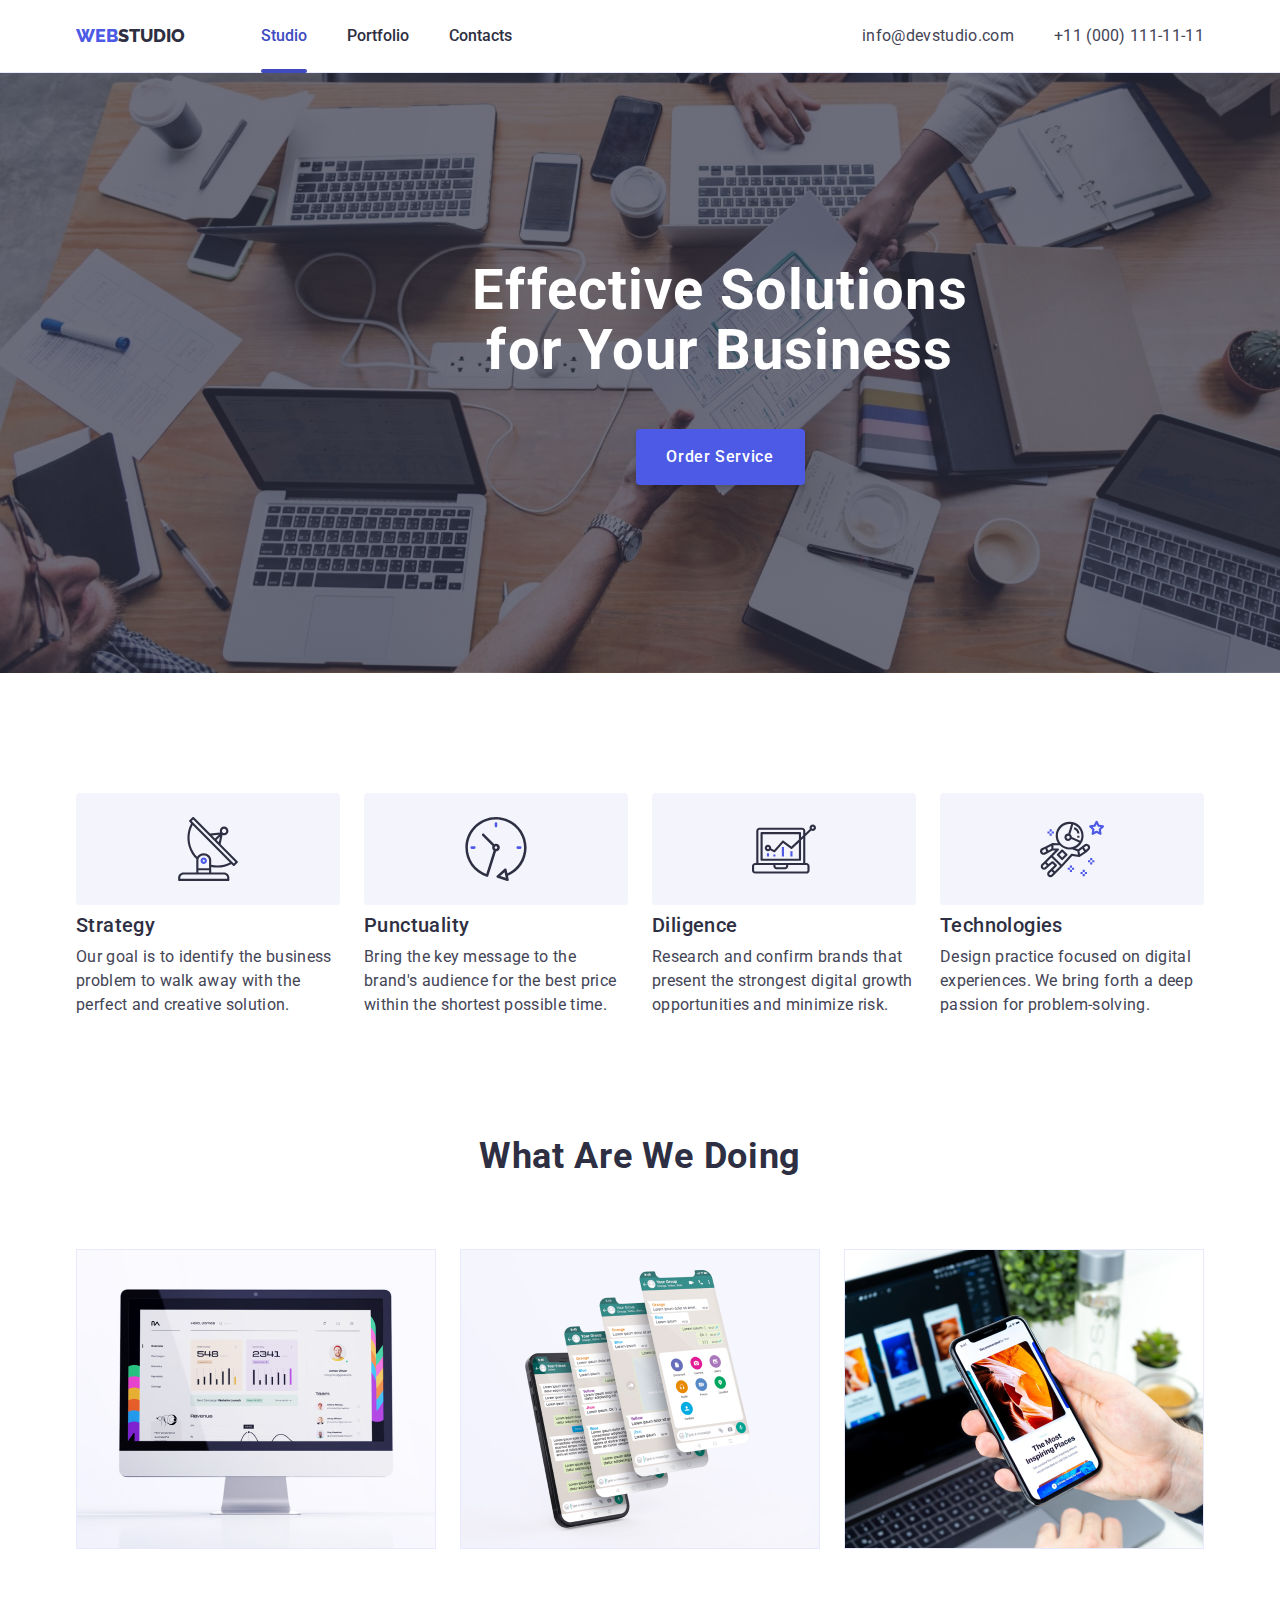
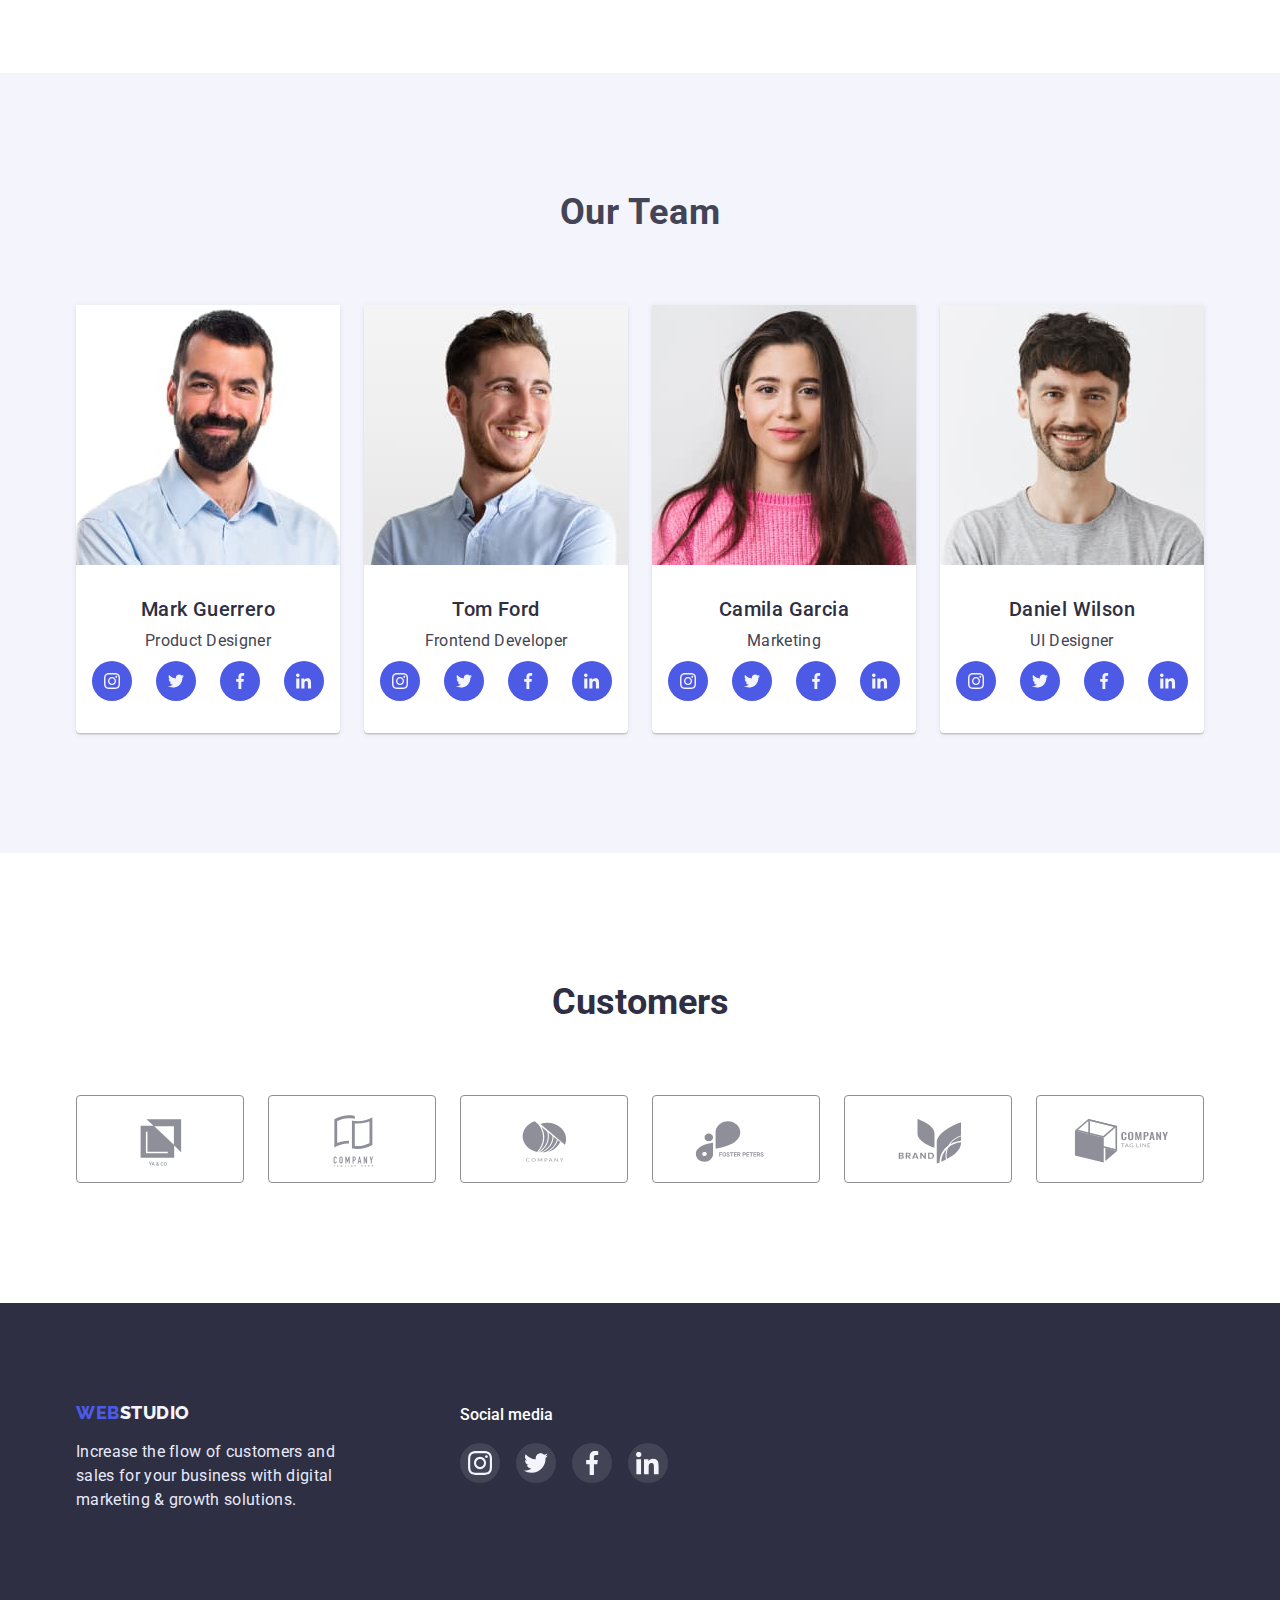
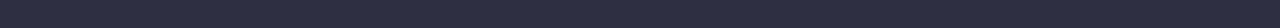
<file: index.html>
<!DOCTYPE html>
<html lang="en">
  <head>
    <meta charset="UTF-8" />
    <meta http-equiv="X-UA-Compatible" content="IE=edge" />
    <meta name="viewport" content="width=device-width, initial-scale=1.0" />
    <title>WebStudio</title>
    <link
      rel="stylesheet"
      href="https://cdnjs.cloudflare.com/ajax/libs/modern-normalize/1.1.0/modern-normalize.css"
      integrity="sha512-Y0MM+V6ymRKN2zStTqzQ227DWhhp4Mzdo6gnlRnuaNCbc+YN/ZH0sBCLTM4M0oSy9c9VKiCvd4Jk44aCLrNS5Q=="
      crossorigin="anonymous"
      referrerpolicy="no-referrer"
    />
    <link rel="stylesheet" href="./css/style.css" />
    <link rel="preconnect" href="https://fonts.googleapis.com" />
    <link rel="preconnect" href="https://fonts.gstatic.com" crossorigin />
    <link
      href="https://fonts.googleapis.com/css2?family=Raleway:wght@800&family=Roboto:wght@400;500;700;900&display=swap"
      rel="stylesheet"
    />
  </head>
  <body>
    <!-- Header -->
    <header class="header">
      <div class="container">
        <nav class="header-navigation">
          <a class="header-logo" href="./index.html"
            ><span class="span-logo">Web</span>Studio</a
          >
          <ul class="header-list">
            <li class="header-item">
              <a class="nav-link active" href="./index.html">Studio</a>
            </li>
            <li class="header-item">
              <a class="nav-link" href="./portfolio.html">Portfolio</a>
            </li>
            <li class="header-item">
              <a class="nav-link" href="">Contacts</a>
            </li>
          </ul>
        </nav>
        <address class="header-address">
          <ul class="header-list">
            <li class="header-item">
              <a class="header-mail" href="mailto:info@devstudio.com"
                >info@devstudio.com</a
              >
            </li>
            <li class="header-item">
              <a class="header-tel" href="tel:+110001111111"
                >+11 (000) 111-11-11</a
              >
            </li>
          </ul>
        </address>
      </div>
    </header>
    <!------------------------------ Main content -------------------->
    <main>
      <!------------------------------ Banner --------------------->
      <section class="banner">
        <div class="container">
          <h1 class="banner-title">Effective Solutions for Your Business</h1>
          <button class="banner-btn" data-modal-open type="button">
            Order Service
          </button>
        </div>
      </section>
      <!--------------------------- 4 Section------------------------>
      <section class="four-section">
        <div class="container">
          <h2 class="visually-hidden">everyday life</h2>
          <ul class="four-section-list">
            <li class="four-section-item">
              <div class="four-section-icon">
                <svg class="four-icon-svg" width="64px" height="64px">
                  <use href="./images/symbol-defs.svg#icon-antenna"></use>
                </svg>
              </div>
              <div class="list">
                <h3 class="four-section-title">Strategy</h3>
                <p class="four-section-text">
                  Our goal is to identify the business problem to walk away with
                  the perfect and creative solution.
                </p>
              </div>
            </li>

            <li class="four-section-item">
              <div class="four-section-icon">
                <svg class="four-icon-svg" width="64px" height="64px">
                  <use href="./images/symbol-defs.svg#icon-clock"></use>
                </svg>
              </div>

              <div class="list">
                <h3 class="four-section-title">Punctuality</h3>
                <p class="four-section-text">
                  Bring the key message to the brand's audience for the best
                  price within the shortest possible time.
                </p>
              </div>
            </li>

            <li class="four-section-item">
              <div class="four-section-icon">
                <svg class="four-icon-svg" width="64px" height="64px">
                  <use href="./images/symbol-defs.svg#icon-diagram"></use>
                </svg>
              </div>

              <div class="list">
                <h3 class="four-section-title">Diligence</h3>
                <p class="four-section-text">
                  Research and confirm brands that present the strongest digital
                  growth opportunities and minimize risk.
                </p>
              </div>
            </li>
            <li class="four-section-item">
              <div class="four-section-icon">
                <svg class="four-icon-svg" width="64px" height="64px">
                  <use href="./images/symbol-defs.svg#icon-astronaut"></use>
                </svg>
              </div>

              <div class="list">
                <h3 class="four-section-title">Technologies</h3>
                <p class="four-section-text">
                  Design practice focused on digital experiences. We bring forth
                  a deep passion for problem-solving.
                </p>
              </div>
            </li>
          </ul>
        </div>
      </section>
      <!------------------------What Are We Doing  ------------------->
      <section class="case">
        <div class="container">
          <h2 class="case-title">What are we doing</h2>
          <ul class="case-list">
            <li class="case-item">
              <img src="./images/macbook.jpg" alt="macbook" width="360" />
            </li>

            <li class="case-item">
              <img
                src="./images/app-on-phone.jpg"
                alt="app on phone"
                width="360"
              />
            </li>

            <li class="case-item">
              <img
                src="./images/mobile-sreen.jpg"
                alt="mobile screen"
                width="360"
              />
            </li>
          </ul>
        </div>
      </section>
      <!-------------------------- Our Team ------------------------->
      <section class="team">
        <div class="container">
          <h2 class="team-title">Our Team</h2>
          <ul class="team-list">
            <li class="team-item">
              <img src="./images/mark.jpg" alt="mark" width="264" />
              <div class="team-content">
                <h3 class="team-user">Mark Guerrero</h3>
                <p class="team-text">Product Designer</p>
                <ul class="team-social-list">
                  <li class="team-social-item">
                    <a class="team-social-link" href="">
                      <svg class="team-social-icon" width="16px" height="16px">
                        <use
                          href="./images/symbol-defs-icon.svg#icon-instagram"
                        ></use>
                      </svg>
                    </a>
                  </li>
                  <li class="team-social-item">
                    <a class="team-social-link" href="">
                      <svg class="team-social-icon" width="16px" height="16px">
                        <use
                          href="./images/symbol-defs-icon.svg#icon-twitter"
                        ></use>
                      </svg>
                    </a>
                  </li>
                  <li class="team-social-item">
                    <a class="team-social-link" href="">
                      <svg class="team-social-icon" width="16px" height="16px">
                        <use
                          href="./images/symbol-defs-icon.svg#icon-facebook"
                        ></use>
                      </svg>
                    </a>
                  </li>
                  <li class="team-social-item">
                    <a class="team-social-link" href="">
                      <svg class="team-social-icon" width="16px" height="16px">
                        <use
                          href="./images/symbol-defs-icon.svg#icon-linkedin"
                        ></use>
                      </svg>
                    </a>
                  </li>
                </ul>
              </div>
            </li>

            <li class="team-item">
              <img src="./images/tom.jpg" alt="tom" width="264" />
              <div class="team-content">
                <h3 class="team-user">Tom Ford</h3>
                <p class="team-text">Frontend Developer</p>
                <ul class="team-social-list">
                  <li class="team-social-item">
                    <a class="team-social-link" href="">
                      <svg class="team-social-icon" width="16px" height="16px">
                        <use
                          href="./images/symbol-defs-icon.svg#icon-instagram"
                        ></use>
                      </svg>
                    </a>
                  </li>
                  <li class="team-social-item">
                    <a class="team-social-link" href="">
                      <svg class="team-social-icon" width="16px" height="16px">
                        <use
                          href="./images/symbol-defs-icon.svg#icon-twitter"
                        ></use>
                      </svg>
                    </a>
                  </li>
                  <li class="team-social-item">
                    <a class="team-social-link" href="">
                      <svg class="team-social-icon" width="16px" height="16px">
                        <use
                          href="./images/symbol-defs-icon.svg#icon-facebook"
                        ></use>
                      </svg>
                    </a>
                  </li>
                  <li class="team-social-item">
                    <a class="team-social-link" href="">
                      <svg class="team-social-icon" width="16px" height="16px">
                        <use
                          href="./images/symbol-defs-icon.svg#icon-linkedin"
                        ></use>
                      </svg>
                    </a>
                  </li>
                </ul>
              </div>
            </li>

            <li class="team-item">
              <img src="./images/camila.jpg" alt="camila" width="264" />
              <div class="team-content">
                <h3 class="team-user">Camila Garcia</h3>
                <p class="team-text">Marketing</p>
                <ul class="team-social-list">
                  <li class="team-social-item">
                    <a class="team-social-link" href="">
                      <svg class="team-social-icon" width="16px" height="16px">
                        <use
                          href="./images/symbol-defs-icon.svg#icon-instagram"
                        ></use>
                      </svg>
                    </a>
                  </li>
                  <li class="team-social-item">
                    <a class="team-social-link" href="">
                      <svg class="team-social-icon" width="16px" height="16px">
                        <use
                          href="./images/symbol-defs-icon.svg#icon-twitter"
                        ></use>
                      </svg>
                    </a>
                  </li>
                  <li class="team-social-item">
                    <a class="team-social-link" href="">
                      <svg class="team-social-icon" width="16px" height="16px">
                        <use
                          href="./images/symbol-defs-icon.svg#icon-facebook"
                        ></use>
                      </svg>
                    </a>
                  </li>
                  <li class="team-social-item">
                    <a class="team-social-link" href="">
                      <svg class="team-social-icon" width="16px" height="16px">
                        <use
                          href="./images/symbol-defs-icon.svg#icon-linkedin"
                        ></use>
                      </svg>
                    </a>
                  </li>
                </ul>
              </div>
            </li>

            <li class="team-item">
              <img src="./images/daniel.jpg" alt="daniel" width="264" />
              <div class="team-content">
                <h3 class="team-user">Daniel Wilson</h3>
                <p class="team-text">UI Designer</p>
                <ul class="team-social-list">
                  <li class="team-social-item">
                    <a class="team-social-link" href="">
                      <svg class="team-social-icon" width="16px" height="16px">
                        <use
                          href="./images/symbol-defs-icon.svg#icon-instagram"
                        ></use>
                      </svg>
                    </a>
                  </li>
                  <li class="team-social-item">
                    <a class="team-social-link" href="">
                      <svg class="team-social-icon" width="16px" height="16px">
                        <use
                          href="./images/symbol-defs-icon.svg#icon-twitter"
                        ></use>
                      </svg>
                    </a>
                  </li>
                  <li class="team-social-item">
                    <a class="team-social-link" href="">
                      <svg class="team-social-icon" width="16px" height="16px">
                        <use
                          href="./images/symbol-defs-icon.svg#icon-facebook"
                        ></use>
                      </svg>
                    </a>
                  </li>
                  <li class="team-social-item">
                    <a class="team-social-link" href="">
                      <svg class="team-social-icon" width="16px" height="16px">
                        <use
                          href="./images/symbol-defs-icon.svg#icon-linkedin"
                        ></use>
                      </svg>
                    </a>
                  </li>
                </ul>
              </div>
            </li>
          </ul>
        </div>
      </section>
      <!------------------------Customers ---------------------------->
      <section class="customers">
        <div class="container">
          <h2 class="customers-title">Customers</h2>
          <ul class="customers-list">
            <li class="customers-item">
              <a class="customers-link" href="">
                <svg class="customers-social-icon" width="104px" height="56px">
                  <use href="./images/customers-icon.svg#icon-ya-co"></use>
                </svg>
              </a>
            </li>
            <li class="customers-item">
              <a class="customers-link" href="">
                <svg class="customers-social-icon" width="104px" height="56px">
                  <use href="./images/customers-icon.svg#icon-tagline"></use>
                </svg>
              </a>
            </li>
            <li class="customers-item">
              <a class="customers-link" href="">
                <svg class="customers-social-icon" width="104px" height="56px">
                  <use href="./images/customers-icon.svg#icon-company"></use>
                </svg>
              </a>
            </li>
            <li class="customers-item">
              <a class="customers-link" href="">
                <svg class="customers-social-icon" width="104px" height="56px">
                  <use href="./images/customers-icon.svg#icon-foster"></use>
                </svg>
              </a>
            </li>
            <li class="customers-item">
              <a class="customers-link" href="">
                <svg class="customers-social-icon" width="104px" height="56px">
                  <use href="./images/customers-icon.svg#icon-brand"></use>
                </svg>
              </a>
            </li>
            <li class="customers-item">
              <a class="customers-link" href="">
                <svg class="customers-social-icon" width="104px" height="56px">
                  <use
                    href="./images/customers-icon.svg#icon-company-tag"
                  ></use>
                </svg>
              </a>
            </li>
          </ul>
        </div>
      </section>
    </main>
    <!---------------------------------- Footer ----------------------->
    <footer class="footer">
      <div class="container flex">
        <div class="footer-container">
          <a class="footer-link" href="./index.html"
            ><span class="footer-span">Web</span>Studio</a
          >
          <p class="footer-text">
            Increase the flow of customers and sales for your business with
            digital marketing & growth solutions.
          </p>
        </div>
        <!------------------------- Social media----------------------->
        <div class="socail-media">
          <h3 class="social-media-title">Social media</h3>
          <ul class="social-media-list">
            <li class="social-media-item">
              <a class="social-media-link" href="">
                <svg class="team-social-icon" width="24px" height="24px">
                  <use
                    href="./images/symbol-defs-icon.svg#icon-instagram"
                  ></use>
                </svg>
              </a>
            </li>
            <li class="social-media-item">
              <a class="social-media-link" href="">
                <svg class="team-social-icon" width="24px" height="24px">
                  <use href="./images/symbol-defs-icon.svg#icon-twitter"></use>
                </svg>
              </a>
            </li>
            <li class="social-media-item">
              <a class="social-media-link" href="">
                <svg class="team-social-icon" width="24px" height="24px">
                  <use href="./images/symbol-defs-icon.svg#icon-facebook"></use>
                </svg>
              </a>
            </li>
            <li class="social-media-item">
              <a class="social-media-link" href="">
                <svg class="team-social-icon" width="24px" height="24px">
                  <use href="./images/symbol-defs-icon.svg#icon-linkedin"></use>
                </svg>
              </a>
            </li>
          </ul>
        </div>
      </div>
    </footer>
    <div class="backdrop is-hidden" data-modal>
      <div class="modal">
        <button type="button" data-modal-close class="modal-close">
          <svg class="modal-button" width="8px" height="8px">
            <use href="./images/symbol-defs-icon.svg#icon-close-button"></use>
          </svg>
        </button>
      </div>
    </div>
    <script src="./js/modal.js"></script>
  </body>
</html>
</file>
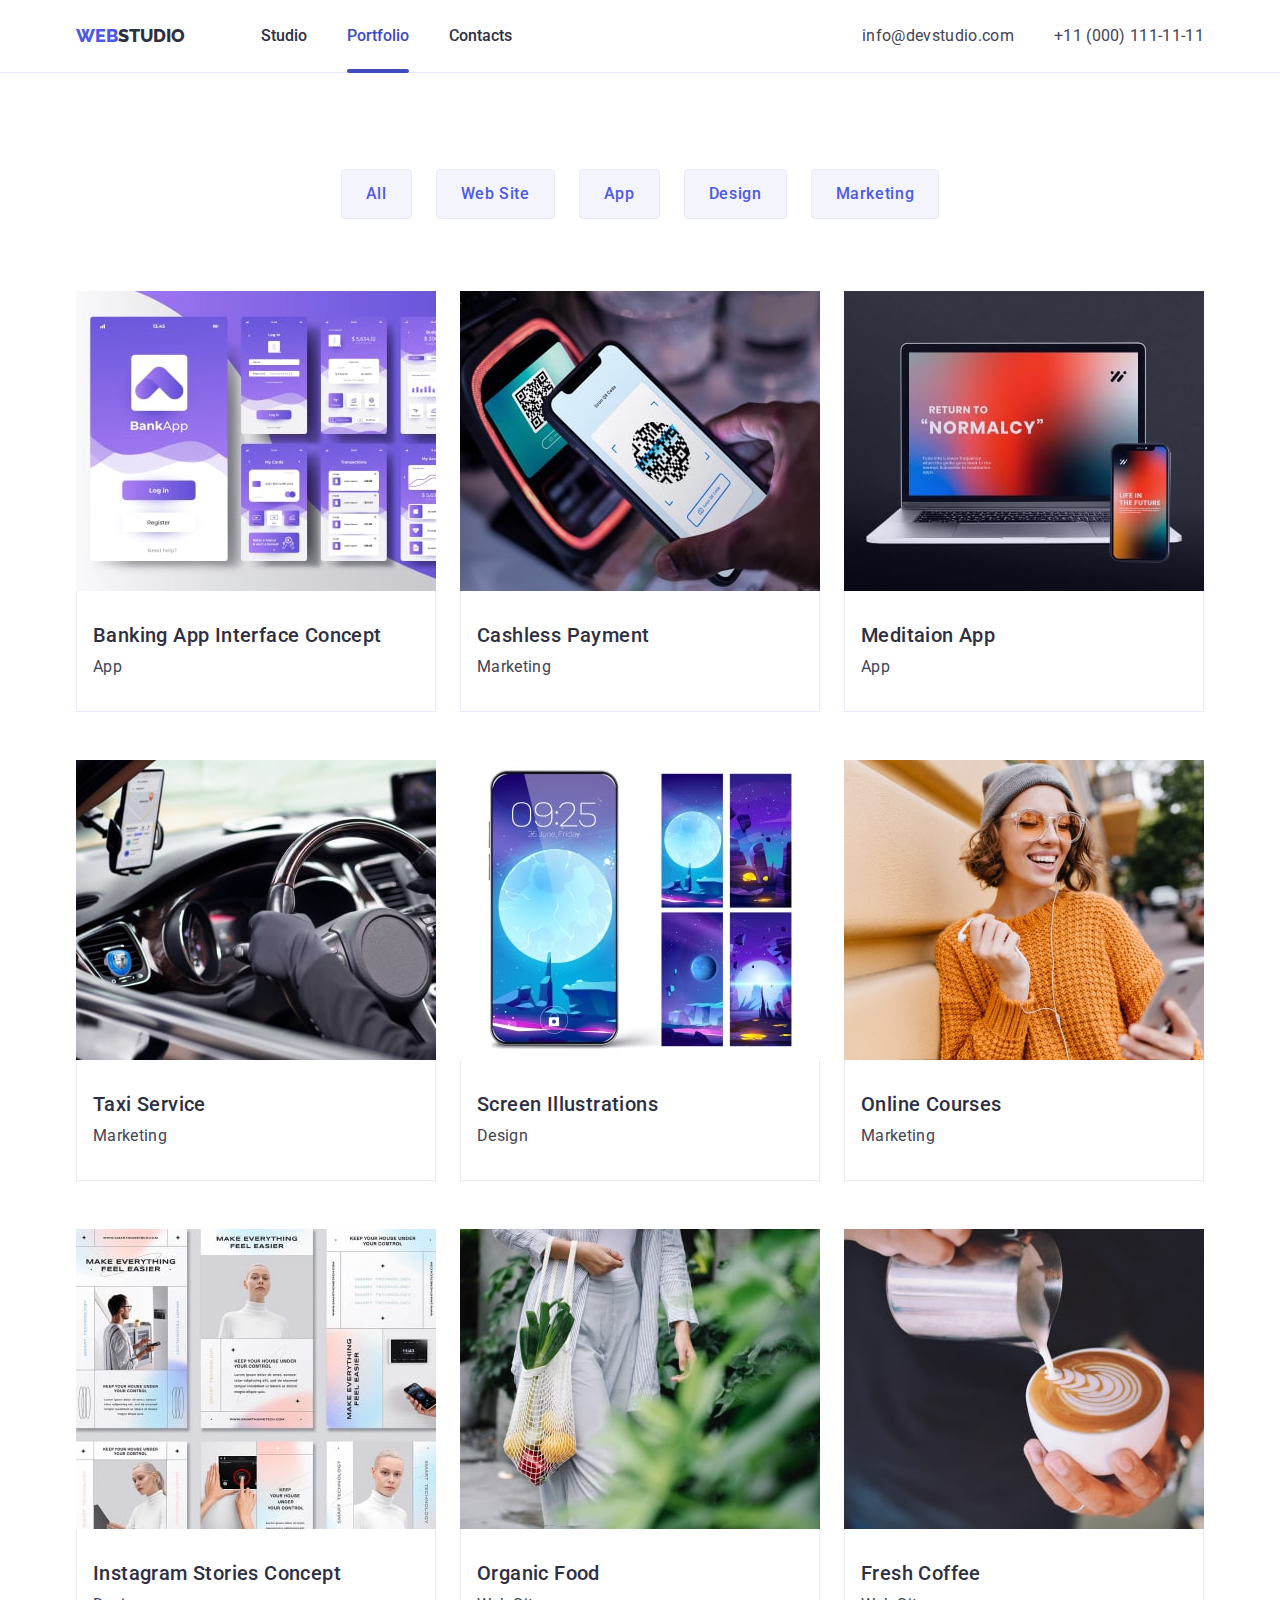
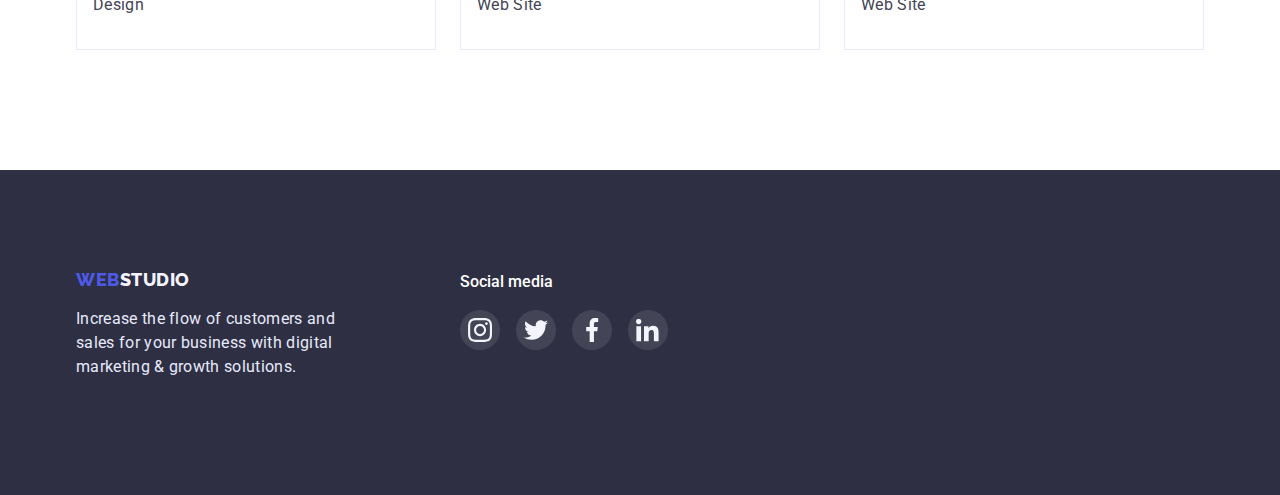
<file: portfolio.html>
<!DOCTYPE html>
<html lang="en">
  <head>
    <meta charset="UTF-8" />
    <meta http-equiv="X-UA-Compatible" content="IE=edge" />
    <meta name="viewport" content="width=device-width, initial-scale=1.0" />
    <title>Portfolio</title>
    <link
      rel="stylesheet"
      href="https://cdnjs.cloudflare.com/ajax/libs/modern-normalize/1.1.0/modern-normalize.css"
      integrity="sha512-Y0MM+V6ymRKN2zStTqzQ227DWhhp4Mzdo6gnlRnuaNCbc+YN/ZH0sBCLTM4M0oSy9c9VKiCvd4Jk44aCLrNS5Q=="
      crossorigin="anonymous"
      referrerpolicy="no-referrer"
    />
    <link rel="stylesheet" href="./css/style.css" />
    <link rel="preconnect" href="https://fonts.googleapis.com" />
    <link rel="preconnect" href="https://fonts.gstatic.com" crossorigin />
    <link
      href="https://fonts.googleapis.com/css2?family=Raleway:wght@800&family=Roboto:wght@400;500;700;900&display=swap"
      rel="stylesheet"
    />
  </head>
  <body>
    <!-- Header -->
    <header class="header">
      <div class="container">
        <nav class="header-navigation">
          <a class="header-logo" href="./index.html"
            ><span class="span-logo">Web</span>Studio</a
          >
          <ul class="header-list">
            <li class="header-item">
              <a class="nav-link" href="./index.html">Studio</a>
            </li>
            <li class="header-item">
              <a class="nav-link active" href="./portfolio.html">Portfolio</a>
            </li>
            <li class="header-item">
              <a class="nav-link" href="">Contacts</a>
            </li>
          </ul>
        </nav>
        <address class="header-address">
          <ul class="header-list">
            <li class="header-item">
              <a class="header-mail" href="mailto:info@devstudio.com"
                >info@devstudio.com</a
              >
            </li>
            <li class="header-item">
              <a class="header-tel" href="tel:+110001111111"
                >+11 (000) 111-11-11</a
              >
            </li>
          </ul>
        </address>
      </div>
    </header>
    <main>
      <!-- Section Choise -->
      <section class="choise">
        <div class="container">
          <h1 class="visually-hidden">Choise app</h1>
          <!-- Button -->
          <ul class="choise-list-btn">
            <li class="choise-item">
              <button class="choise-btn">All</button>
            </li>
            <li class="choise-item">
              <button class="choise-btn">Web Site</button>
            </li>
            <li class="choise-item">
              <button class="choise-btn">App</button>
            </li>
            <li class="choise-item">
              <button class="choise-btn">Design</button>
            </li>
            <li class="choise-item">
              <button class="choise-btn">Marketing</button>
            </li>
          </ul>
          <!-- Photo -->
          <ul class="choise-list-photo">
            <li class="choise-item-photo">
              <a class="choise-link" href="">
                <div class="choise-wrap">
                  <img
                    src="./images/choise1.jpg"
                    alt="choise"
                    width="360"
                    height="300"
                  />
                  <p class="choise-text-overlay">
                    14 Stylish and User-Friendly App Design Concepts · Task
                    Manager App · Calorie Tracker App · Exotic Fruit Ecommerce
                    App · Cloud Storage App
                  </p>
                </div>
                <div class="choise-content">
                  <h2 class="choise-title">Banking App Interface Concept</h2>
                  <p class="choise-text">App</p>
                </div>
              </a>
            </li>
            <li class="choise-item-photo">
              <a class="choise-link" href="">
                <div class="choise-wrap">
                  <img
                    src="./images/choise2.jpg"
                    alt="choise"
                    width="360"
                    height="300"
                  />
                  <p class="choise-text-overlay">
                    14 Stylish and User-Friendly App Design Concepts · Task
                    Manager App · Calorie Tracker App · Exotic Fruit Ecommerce
                    App · Cloud Storage App
                  </p>
                </div>
                <div class="choise-content">
                  <h2 class="choise-title">Cashless Payment</h2>
                  <p class="choise-text">Marketing</p>
                </div>
              </a>
            </li>
            <li class="choise-item-photo">
              <a class="choise-link" href="">
                <div class="choise-wrap">
                  <img
                    src="./images/choise3.jpg"
                    alt="choise"
                    width="360"
                    height="300"
                  />
                  <p class="choise-text-overlay">
                    14 Stylish and User-Friendly App Design Concepts · Task
                    Manager App · Calorie Tracker App · Exotic Fruit Ecommerce
                    App · Cloud Storage App
                  </p>
                </div>
                <div class="choise-content">
                  <h2 class="choise-title">Meditaion App</h2>
                  <p class="choise-text">App</p>
                </div>
              </a>
            </li>
            <li class="choise-item-photo">
              <a class="choise-link" href="">
                <div class="choise-wrap">
                  <img
                    src="./images/choise4.jpg"
                    alt="choise"
                    width="360"
                    height="300"
                  />
                  <p class="choise-text-overlay">
                    14 Stylish and User-Friendly App Design Concepts · Task
                    Manager App · Calorie Tracker App · Exotic Fruit Ecommerce
                    App · Cloud Storage App
                  </p>
                </div>
                <div class="choise-content">
                  <h2 class="choise-title">Taxi Service</h2>
                  <p class="choise-text">Marketing</p>
                </div>
              </a>
            </li>
            <li class="choise-item-photo">
              <a class="choise-link" href="">
                <div class="choise-wrap">
                  <img
                    src="./images/choise5.jpg"
                    alt="choise"
                    width="360"
                    height="300"
                  />
                  <p class="choise-text-overlay">
                    14 Stylish and User-Friendly App Design Concepts · Task
                    Manager App · Calorie Tracker App · Exotic Fruit Ecommerce
                    App · Cloud Storage App
                  </p>
                </div>
                <div class="choise-content">
                  <h2 class="choise-title">Screen Illustrations</h2>
                  <p class="choise-text">Design</p>
                </div>
              </a>
            </li>
            <li class="choise-item-photo">
              <a class="choise-link" href="">
                <div class="choise-wrap">
                  <img
                    src="./images/choise6.jpg"
                    alt="choise"
                    width="360"
                    height="300"
                  />
                  <p class="choise-text-overlay">
                    14 Stylish and User-Friendly App Design Concepts · Task
                    Manager App · Calorie Tracker App · Exotic Fruit Ecommerce
                    App · Cloud Storage App
                  </p>
                </div>
                <div class="choise-content">
                  <h2 class="choise-title">Online Courses</h2>
                  <p class="choise-text">Marketing</p>
                </div>
              </a>
            </li>
            <li class="choise-item-photo">
              <a class="choise-link" href="">
                <div class="choise-wrap">
                  <img
                    src="./images/choise7.jpg"
                    alt="choise"
                    width="360"
                    height="300"
                  />
                  <p class="choise-text-overlay">
                    14 Stylish and User-Friendly App Design Concepts · Task
                    Manager App · Calorie Tracker App · Exotic Fruit Ecommerce
                    App · Cloud Storage App
                  </p>
                </div>
                <div class="choise-content">
                  <h2 class="choise-title">Instagram Stories Concept</h2>
                  <p class="choise-text">Design</p>
                </div>
              </a>
            </li>
            <li class="choise-item-photo">
              <a class="choise-link" href="">
                <div class="choise-wrap">
                  <img
                    src="./images/choise8.jpg"
                    alt="choise"
                    width="360"
                    height="300"
                  />
                  <p class="choise-text-overlay">
                    14 Stylish and User-Friendly App Design Concepts · Task
                    Manager App · Calorie Tracker App · Exotic Fruit Ecommerce
                    App · Cloud Storage App
                  </p>
                </div>
                <div class="choise-content">
                  <h2 class="choise-title">Organic Food</h2>
                  <p class="choise-text">Web Site</p>
                </div>
              </a>
            </li>
            <li class="choise-item-photo">
              <a class="choise-link" href="">
                <div class="choise-wrap">
                  <img
                    src="./images/choise9.jpg"
                    alt="choise"
                    width="360"
                    height="300"
                  />
                  <p class="choise-text-overlay">
                    14 Stylish and User-Friendly App Design Concepts · Task
                    Manager App · Calorie Tracker App · Exotic Fruit Ecommerce
                    App · Cloud Storage App
                  </p>
                </div>
                <div class="choise-content">
                  <h2 class="choise-title">Fresh Coffee</h2>
                  <p class="choise-text">Web Site</p>
                </div>
              </a>
            </li>
          </ul>
        </div>
      </section>
    </main>
    <!-- Footer -->
    <footer class="footer">
      <div class="container flex">
        <div class="footer-container">
          <a class="footer-link" href="./index.html"
            ><span class="footer-span">Web</span>Studio</a
          >
          <p class="footer-text">
            Increase the flow of customers and sales for your business with
            digital marketing & growth solutions.
          </p>
        </div>
        <!------------------------- Social media----------------------->
        <div class="socail-media">
          <h3 class="social-media-title">Social media</h3>
          <ul class="social-media-list">
            <li class="social-media-item">
              <a class="social-media-link" href="">
                <svg class="team-social-icon" width="24px" height="24px">
                  <use
                    href="./images/symbol-defs-icon.svg#icon-instagram"
                  ></use>
                </svg>
              </a>
            </li>
            <li class="social-media-item">
              <a class="social-media-link" href="">
                <svg class="team-social-icon" width="24px" height="24px">
                  <use href="./images/symbol-defs-icon.svg#icon-twitter"></use>
                </svg>
              </a>
            </li>
            <li class="social-media-item">
              <a class="social-media-link" href="">
                <svg class="team-social-icon" width="24px" height="24px">
                  <use href="./images/symbol-defs-icon.svg#icon-facebook"></use>
                </svg>
              </a>
            </li>
            <li class="social-media-item">
              <a class="social-media-link" href="">
                <svg class="team-social-icon" width="24px" height="24px">
                  <use href="./images/symbol-defs-icon.svg#icon-linkedin"></use>
                </svg>
              </a>
            </li>
          </ul>
        </div>
      </div>
    </footer>
  </body>
</html>
</file>
<file: css/style.css>
/* Hidden headlines */
.visually-hidden {
  position: absolute;
  top: -150%;
  z-index: -100;
  width: 0;
  height: 0;
  opacity: 0;
  visibility: hidden;
  user-select: none;
  pointer-events: none;
  cursor: none;
  margin: 0;
  padding: 0;
  overflow: hidden;
  border: none;
  outline: none;
  white-space: nowrap;
}
body {
  margin: 0;
  font-family: "Roboto", sans-serif;
  color: #434455;
  align-items: center;
}
header {
  line-height: 24px;
  border-bottom: 1px solid #e7e9fc;
}
:root {
  --title-color: #2e2f42;
  --text-color: #434455;
  --hover-color: #404bbf;
}
.container {
  padding: 0px 15px;
  margin: 0 auto;
  width: 1158px;
}
.header .container {
  display: flex;
}

/*---------------------------- Studio ---------------------------*/
/*---------------------------- header ************************x2 */

.header-logo {
  font-family: "Raleway", sans-serif;
  font-style: normal;
  font-weight: 800;
  font-size: 18px;
  line-height: 1.33;
  color: #2e2f42;
  text-transform: uppercase;
  text-decoration-line: none;
  padding-top: 24px;
  padding-bottom: 24px;
  margin-right: 76px;
}

.span-logo {
  font-family: "Raleway" sans-serif;
  font-style: normal;
  font-weight: 800;
  font-size: 18px;
  line-height: 1.33;
  color: #4d5ae5;
}
.header-list {
  display: flex;
  margin: 0;
  gap: 40px;
  padding-left: 0;
}

.header-item {
  list-style-type: none;
}
.header-address .header-list {
  margin: 0;
  padding: 24px 0px;
}
.header-navigation {
  display: flex;
}
.nav-link {
  font-weight: 500;
  font-size: 16px;
  line-height: 1.5;
  padding: 24px 0;
  text-decoration-line: none;
  color: var(--title-color);
  display: block;
  position: relative;
  transition-property: color;
  transition-duration: 250ms;
  transition-timing-function: cubic-bezier(0.4, 0, 0.2, 1);
}
.nav-link:hover,
.nav-link:focus {
  color: var(--hover-color);
}
.nav-link.active {
  color: var(--hover-color);
}
.nav-link.active::after {
  content: "";
  width: 100%;
  border-radius: 2px;
  height: 4px;
  background-color: var(--hover-color);
  display: block;
  position: absolute;
  left: 0;
  bottom: -1px;
}
.header-address :hover,
.header-address:focus {
  color: var(--hover-color);
}
.header-address {
  font-style: normal;
  margin-left: auto;
  display: block;
}

.header-mail {
  font-weight: 400;
  font-size: 16px;
  line-height: 1.5;
  letter-spacing: 0.02em;
  text-decoration-line: none;
  color: #434455;
  transition-property: color;
  transition-duration: 250ms;
  transition-timing-function: cubic-bezier(0.4, 0, 0.2, 1);
}

.header-tel {
  font-weight: 400;
  font-size: 16px;
  line-height: 1.5;
  letter-spacing: 0.02em;
  text-decoration-line: none;
  color: #434455;
  transition-property: color;
  transition-duration: 250ms;
  transition-timing-function: cubic-bezier(0.4, 0, 0.2, 1);
}
/*--------------------- Banner -------------------------*/
.banner {
  background-color: var(--title-color);
  background-image: linear-gradient(
      rgba(46, 47, 66, 0.7),
      rgba(46, 47, 66, 0.7)
    ),
    url(../images/people-office.jpg);
  background-repeat: no-repeat;
  background-size: cover;
  background-position: center;
  margin: 0 auto;
  padding-top: 188px;
  padding-bottom: 188px;
  width: 1440px;
}
.banner-title {
  font-weight: 700;
  font-size: 56px;
  line-height: 1.07;
  letter-spacing: 0.02em;
  color: #ffffff;
  text-align: center;

  margin: 0 auto 48px;
  width: 496px;
}
.banner-btn {
  border: 0px;
  background-color: #4d5ae5;
  font-family: "Roboto";
  font-style: normal;
  font-weight: 500;
  font-size: 16px;
  line-height: 1.5;
  letter-spacing: 0.04em;
  color: #ffffff;
  cursor: pointer;
  display: flex;
  margin: 0 auto;
  width: 169px;
  height: 56px;
  justify-content: center;
  align-items: center;
  border-radius: 4px;
  box-shadow: 0px 4px 4px rgba(0, 0, 0, 0.15);
  transition-property: color, background-color, box-shadow;
  transition-duration: 250ms;
  transition-timing-function: cubic-bezier(0.4, 0, 0.2, 1);
}

.banner-btn:hover,
.banner-btn:focus {
  background-color: #404bbf;
  box-shadow: 0px 4px 4px rgba(0, 0, 0, 0.15);
}
.banner-text {
  font-weight: 500;
  font-size: 16px;
  line-height: 1.5;
  letter-spacing: 0.04em;
  color: #ffffff;
}
/*----------------------------- Four Section--------------------------- */
.four-section {
  padding-top: 120px;
}
.four-section-icon {
  background-color: #f4f4fd;
  display: flex;
  width: 264px;
  height: 112px;
  border-radius: 4px;
  margin: 0 auto 8px;
  align-items: center;
  justify-content: center;
  padding: 24px 100px;
}
.four-section-list {
  display: flex;
  gap: 24px;
  justify-content: space-between;
  padding-left: 0;
  margin: 0 auto;
}
.four-section-item {
  list-style-type: none;
  display: block;
  margin: 0 auto;
}
.four-section-title {
  font-weight: 500;
  font-size: 20px;
  line-height: 1.2;
  letter-spacing: 0.02em;
  color: var(--title-color);
  margin-top: 0;
  margin-bottom: 8px;
}
.four-section-text {
  font-weight: 400;
  font-size: 16px;
  line-height: 1.5;
  letter-spacing: 0.02em;
  color: var(--text-color);
  width: 264px;
  margin: 0 auto;
}
/*-----------------------What are we doing -----------------------*/
.case {
  margin-bottom: 0;
  padding: 120px 0;
}
.case-title {
  font-weight: 700;
  font-size: 36px;
  line-height: 1.11;
  letter-spacing: 0.02em;
  color: var(--title-color);
  display: flex;
  justify-content: center;
  margin: 0 auto;
  text-transform: capitalize;
}
.case-list {
  list-style-type: none;
  display: flex;
  gap: 24px;
  padding-left: 0;
  margin-top: 72px;
  margin-bottom: 0;
}
/*---------------------------------- Our team--------------------  */
.team {
  background-color: #f4f4fd;
  padding: 120px 0;
}
.team-title {
  font-weight: 700;
  font-size: 36px;
  line-height: 1.11;
  letter-spacing: 0.02em;
  margin: 0 auto;
  margin-bottom: 72px;
  display: flex;
  justify-content: center;
}
.team-list {
  list-style-type: none;
  display: flex;
  gap: 24px;
  padding-left: 0;
  margin: 0 auto;
}
.team-item {
  background-color: #ffffff;
  box-shadow: 0px 1px 6px rgba(46, 47, 66, 0.08),
    0px 1px 1px rgba(46, 47, 66, 0.16), 0px 2px 1px rgba(46, 47, 66, 0.08);
  border-radius: 0px 0px 4px 4px;
  width: calc((100% -72) / 4);
  margin: 0 auto;
}
.team-item img {
  display: block;
  width: 100%;
  height: auto;
}

.team-user {
  font-weight: 500;
  font-size: 20px;
  line-height: 1.2;
  letter-spacing: 0.02em;
  color: var(--title-color);
  margin: 0 auto 8px;
  display: flex;
  justify-content: center;
}
.team-text {
  font-weight: 400;
  font-size: 16px;
  line-height: 1.5;
  letter-spacing: 0.02em;
  color: var(--text-color);
  margin: 0 auto;
  display: flex;
  justify-content: center;
}
.team-content {
  padding: 32px 16px;
}
.team-social-list {
  display: flex;
  gap: 24px;
  justify-content: center;
  padding-left: 0;
  margin-top: 8px;
}
.team-social-item {
  list-style-type: none;
  width: 40px;
  height: 40px;
}
.team-social-item :hover,
.team-social-item :focus {
  background-color: var(--hover-color);
}
.team-social-link {
  display: flex;
  justify-content: center;
  align-items: center;
  width: 100%;
  height: 100%;
  border-radius: 50%;
  background-color: #4d5ae5;
  color: #f4f4fd;
  transition-property: background-color;
  transition-duration: 250ms;
  transition-timing-function: cubic-bezier(0.4, 0, 0.2, 1);
}

.team-social-icon {
  fill: currentColor;
  transition-property: color, background-color;
  transition-duration: 250ms;
  transition-timing-function: cubic-bezier(0.4, 0, 0.2, 1);
}
/* --------------------------- Customers-------------------------- */
.customers {
  padding-top: 130px;
  padding-bottom: 120px;
}
.customers-title {
  font-weight: 700;
  font-size: 36px;
  line-height: 1.11;
  color: var(--title-color);
  text-align: center;
  margin: 0 auto 72px;
}
.customers-list {
  list-style-type: none;
  display: flex;
  padding-left: 0;
  justify-content: center;
  align-items: center;
  gap: 24px;
  margin: 0 auto;
}
.customers-item {
  width: 168px;
  height: 88px;
}

.customers-link {
  border: 1px solid #8e8f99;
  border-radius: 4px;
  padding: 16px 32px;
  display: flex;
  width: 100%;
  height: 100%;
  color: #8e8f99;
  transition-property: color, background-color, border;
  transition-duration: 250ms;
  transition-timing-function: cubic-bezier(0.4, 0, 0.2, 1);
}
.customers-link:hover,
.customers-link:focus {
  border: 1px solid #404bbf;
  border-radius: 4px;
  color: var(--hover-color);
}
.customers-social-icon {
  fill: currentColor;
}
/*---------------------------- Footer ----------------------------*/
.footer {
  background-color: var(--title-color);
  padding: 100px 0;
}

.footer-link {
  text-decoration: none;
  font-family: "Raleway", sans-serif;
  font-style: normal;
  font-weight: 800;
  font-size: 18px;
  line-height: 1.16;
  letter-spacing: 0.03em;
  text-transform: uppercase;
  color: #f4f4fd;
  margin: 0 auto;
  display: flex;
}
.footer-span {
  font-family: "Raleway", sans-serif;
  font-style: normal;
  font-weight: 800;
  font-size: 18px;
  line-height: 1.16;
  letter-spacing: 0.03em;
  text-transform: uppercase;
  color: #4d5ae5;
}
.footer-text {
  font-weight: 400;
  font-size: 16px;
  line-height: 1.5;
  letter-spacing: 0.02em;
  color: #e7e9fc;
  display: flex;
  width: 264px;
}
/*------------------------------- Social Media -----------------------*/
.socail-media {
  width: 208px;
  height: 80px;
  margin-left: 120px;
}
.flex {
  display: flex;
}
.social-media-title {
  font-weight: 500;
  font-size: 16px;
  line-height: 1.5;
  color: #ffffff;
  margin: 0 auto 16px;
}
.social-media-list {
  list-style-type: none;
  display: flex;
  gap: 16px;
  padding-left: 0;
  margin: 0 auto;
}
.social-media-item {
  width: 40px;
  height: 40px;
}
.social-media-link {
  color: #f4f4fd;
  display: flex;
  justify-content: center;
  align-items: center;
  width: 100%;
  height: 100%;
  border-radius: 50%;
  background: rgba(255, 255, 255, 0.1);
  transition-property: background-color;
  transition-duration: 250ms;
  transition-timing-function: cubic-bezier(0.4, 0, 0.2, 1);
}
.social-media-link:hover,
.social-media-link:focus {
  background-color: #31d0aa;
}
.team-social-icon {
  fill: currentColor;
}
/*--------------------------------- Portfolio---------------------- */
/*---------------------------- Section Choise ----------------------*/
.choise {
  padding-top: 96px;
  padding-bottom: 120px;
}
.choise-list-btn {
  list-style-type: none;
  display: flex;
  gap: 24px;
  justify-content: center;
  margin: 0 auto 72px;
  padding-left: 0;
}

.choise-btn {
  border: 0;
  background-color: #f4f4fd;
  color: #4d5ae5;
  font-family: "Roboto", sans-serif;
  font-style: normal;
  font-weight: 500;
  font-size: 16px;
  line-height: 1.5;
  letter-spacing: 0.04em;
  list-style-type: none;
  cursor: pointer;
  padding: 12px 24px;
  border: 1px solid #e7e9fc;
  border-radius: 4px;
  transition: color, background-color, box-shadow, border;
  transition-duration: 250ms;
  transition-timing-function: cubic-bezier(0.4, 0, 0.2, 1);
}
.choise-btn:hover,
.choise-btn:focus {
  background-color: var(--hover-color);
  color: #ffffff;
  box-shadow: 0px 3px 1px rgba(0, 0, 0, 0.1), 0px 2px 1px rgba(0, 0, 0, 0.08),
    0px 2px 2px rgba(0, 0, 0, 0.12);
  border-radius: 4px;
  border-color: transparent;
}
.choise-list-photo {
  list-style-type: none;
  padding-left: 0;
  margin: 0 auto;
  display: flex;
  flex-wrap: wrap;
  gap: 48px 24px;
}
.choise-item-photo {
  width: calc((100% - 48) / 3);
}

.choise-link {
  text-decoration-line: none;
  display: block;
  transition-property: box-shadow;
  transition-duration: 250ms;
  transition-timing-function: cubic-bezier(0.4, 0, 0.2, 1);
}
.choise-link:hover,
.choise-link:focus {
  box-shadow: 0px 1px 6px rgba(46, 47, 66, 0.08),
    0px 1px 1px rgba(46, 47, 66, 0.16), 0px 2px 1px rgba(46, 47, 66, 0.08);
}

.choise-link img {
  display: block;
}
.choise-text-overlay {
  color: #f4f4fd;
  background-color: #4d5ae5;
  width: 100%;
  height: 100%;
  margin: 0 auto;
  position: absolute;
  top: 0;
  left: 0;
  font-weight: 400;
  font-size: 16px;
  line-height: 1.5;
  letter-spacing: 0.02em;
  padding-top: 40px;
  padding-left: 32px;
  padding-right: 32px;
  padding-bottom: 164px;
  transform: translateY(100%);
  transition-property: transform;
  transition-duration: 250ms;
  transition-timing-function: cubic-bezier(0.4, 0, 0.2, 1);
}
.choise-wrap {
  position: relative;
  overflow: hidden;
}
.choise-link:hover .choise-text-overlay {
  transform: translateY(0);
}
.choise-title {
  font-weight: 500;
  font-size: 20px;
  line-height: 1.2;
  letter-spacing: 0.02em;
  color: var(--title-color);
  margin: 0 auto;
}
.choise-text {
  font-weight: 400;
  font-size: 16px;
  line-height: 1.5;
  letter-spacing: 0.02em;
  color: var(--text-color);
  margin-top: 8px;
  margin-bottom: 0;
}
.choise-content {
  border: 1px solid #e7e9fc;
  border-top: 0;
  padding: 32px 16px;
  margin: 0 auto;
}
.backdrop {
  width: 100%;
  height: 100%;
  background-color: rgba(46, 47, 66, 0.4);
  position: fixed;
  top: 0;
  left: 0;
}
.modal {
  width: 408px;
  height: 576px;
  background-color: #fcfcfc;
  border-radius: 4px;
  box-shadow: 0px 1px 1px rgba(0, 0, 0, 0.14), 0px 1px 3px rgba(0, 0, 0, 0.12),
    0px 2px 1px rgba(0, 0, 0, 0.2);
  position: absolute;
  top: 50%;
  left: 50%;
  transform: translate(-50%, -50%) scale(1);
  padding: 24px;
  transition: transform 250ms cubic-bezier(0.4, 0, 0.2, 1);
}
.modal-close {
  display: flex;
  margin-left: auto;
  width: 24px;
  height: 24px;
  border-radius: 50%;
  background-color: #e7e9fc;
  border: 1px solid rgba(0, 0, 0, 0.1);
  color: #000;
  justify-content: center;
  align-items: center;
  cursor: pointer;
  transition-property: color, background-color;
  transition-duration: 250ms;
  transition-timing-function: cubic-bezier(0.4, 0, 0.2, 1);
}
.modal-close:hover,
.modal-close:focus {
  background-color: #404bbf;
  color: #ffffff;
  border-radius: 4px;
  border-radius: 50%;
}

.modal-button {
  fill: currentColor;
}
.is-hidden {
  opacity: 0;
  visibility: hidden;
  pointer-events: none;
  transition-property: opacity, visibility;
  transition-duration: 250ms;
  transition-timing-function: cubic-bezier(0.4, 0, 0.2, 1);
}
.backdrop.is-hidden .modal {
  transform: translate(-50%, -50%) scale(0);
}
</file>
